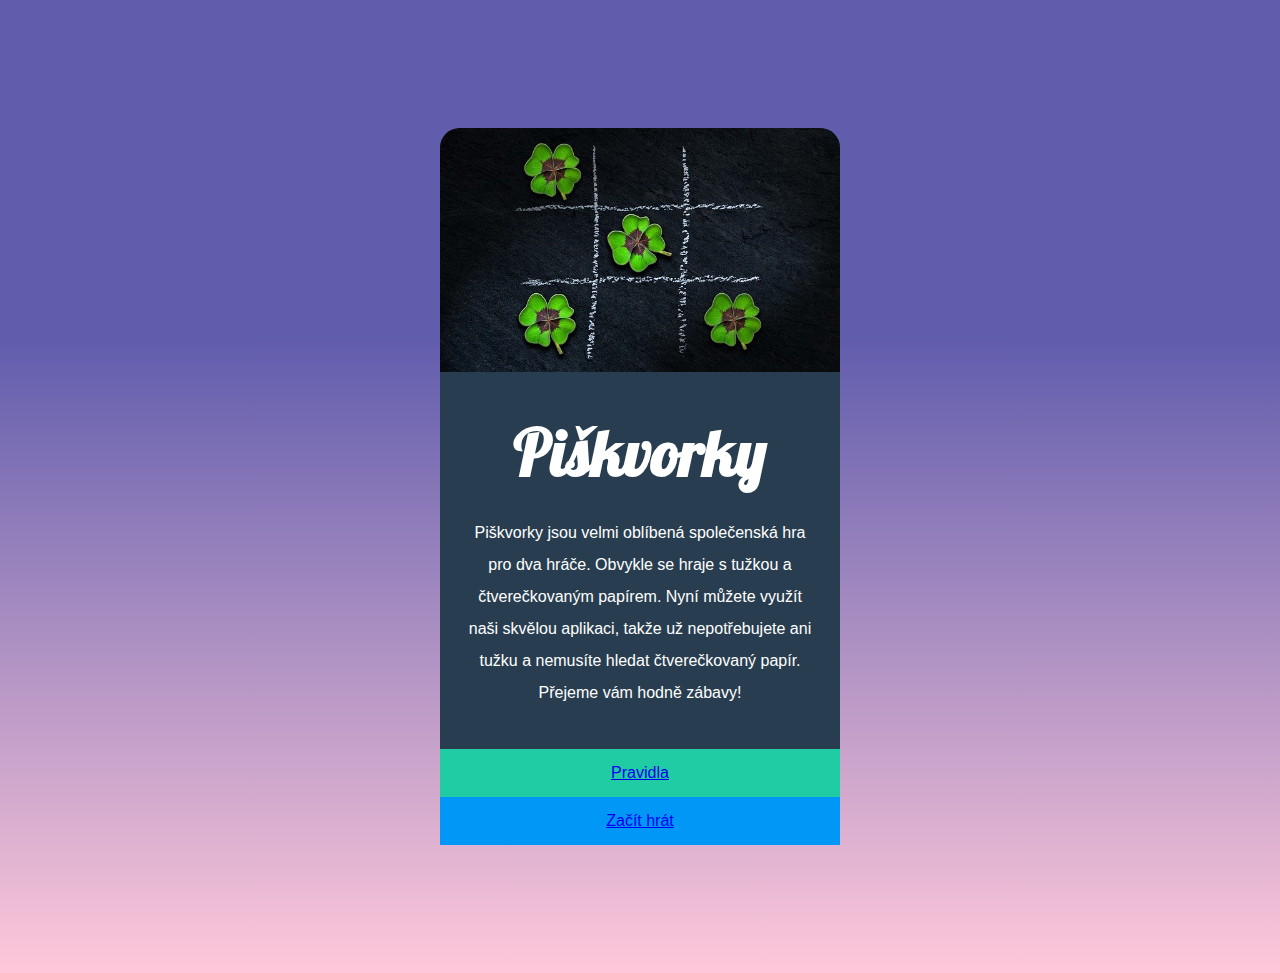
<file: index.html>
<!DOCTYPE html>
<html lang="en">
  <head>
    <meta charset="UTF-8" />
    <meta http-equiv="X-UA-Compatible" content="IE=edge" />
    <meta name="viewport" content="width=device-width, initial-scale=1.0" />
    <title>Piškvorky</title>
    <link rel="stylesheet" href="style.css" />
    <link rel="stylesheet" href="pravidla.html" />
    <link rel="preconnect" href="https://fonts.gstatic.com" />
    <link
      href="https://fonts.googleapis.com/css2?family=Lobster&display=swap"
      rel="stylesheet"
    />
  </head>
  <body>
    <div class="panel">
      <img class="foto" src="uvod.jpg" alt="piskvorky" width="400px" />
      <h1>Piškvorky</h1>
      <p>
        Piškvorky jsou velmi oblíbená společenská hra pro dva hráče. Obvykle se
        hraje s tužkou a čtverečkovaným papírem. Nyní můžete využít naši skvělou
        aplikaci, takže už nepotřebujete ani tužku a nemusíte hledat
        čtverečkovaný papír. Přejeme vám hodně zábavy!
      </p>
      <section class="pravidla">
        <a href="pravidla.html"> Pravidla </a>
      </section>

      <section class="zacithrat">
        <a href="hra.html">Začít hrát </a>
      </section>
    </div>
  </body>
</html>
</file>
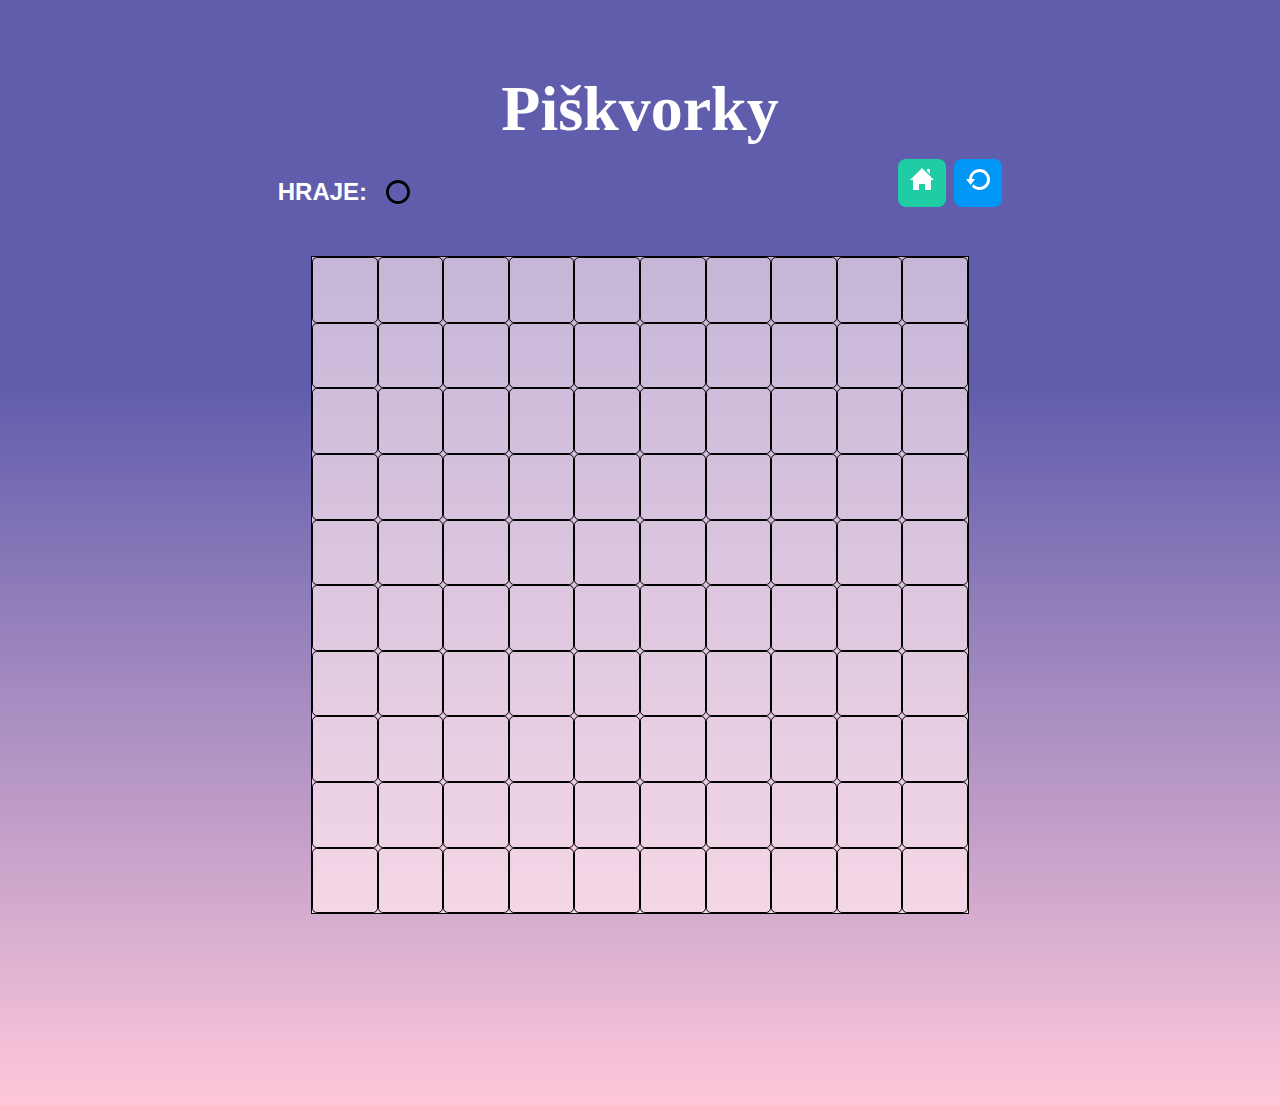
<file: hra.html>
<!DOCTYPE html>
<html lang="en">
  <head>
    <meta charset="UTF-8" />
    <meta http-equiv="X-UA-Compatible" content="IE=edge" />
    <meta name="viewport" content="width=device-width, initial-scale=1.0" />
    <title>hra</title>
    <link rel="stylesheet" href="style.css" />
  </head>
  <body>
    <div class="game_panel">
      <h1>Piškvorky</h1>
      <section class="uvod">
        <div class="hraje-container">
          <span>Hraje: </span>
          <img class="circle" src="circle.svg" alt="kruh" />
          <a class="home-icon" href="index.html"
            ><img src="home.svg" alt="domov"
          /></a>
          <a class="restart-icon" href="hra.html"
            ><img src="restart.svg" alt="restart"
          /></a>
        </div>
      
      </section>
      <div class="game-buttons-container">
        <div class="game-buttons">
          <button class="single-game-button"></button
          ><button class="single-game-button"></button
          ><button class="single-game-button"></button
          ><button class="single-game-button"></button
          ><button class="single-game-button"></button
          ><button class="single-game-button"></button
          ><button class="single-game-button"></button
          ><button class="single-game-button"></button
          ><button class="single-game-button"></button
          ><button class="single-game-button"></button
          ><button class="single-game-button"></button
          ><button class="single-game-button"></button
          ><button class="single-game-button"></button
          ><button class="single-game-button"></button
          ><button class="single-game-button"></button
          ><button class="single-game-button"></button
          ><button class="single-game-button"></button
          ><button class="single-game-button"></button
          ><button class="single-game-button"></button
          ><button class="single-game-button"></button
          ><button class="single-game-button"></button
          ><button class="single-game-button"></button
          ><button class="single-game-button"></button
          ><button class="single-game-button"></button
          ><button class="single-game-button"></button
          ><button class="single-game-button"></button
          ><button class="single-game-button"></button
          ><button class="single-game-button"></button
          ><button class="single-game-button"></button
          ><button class="single-game-button"></button
          ><button class="single-game-button"></button
          ><button class="single-game-button"></button
          ><button class="single-game-button"></button
          ><button class="single-game-button"></button
          ><button class="single-game-button"></button
          ><button class="single-game-button"></button
          ><button class="single-game-button"></button
          ><button class="single-game-button"></button
          ><button class="single-game-button"></button
          ><button class="single-game-button"></button
          ><button class="single-game-button"></button
          ><button class="single-game-button"></button
          ><button class="single-game-button"></button
          ><button class="single-game-button"></button
          ><button class="single-game-button"></button
          ><button class="single-game-button"></button
          ><button class="single-game-button"></button
          ><button class="single-game-button"></button
          ><button class="single-game-button"></button
          ><button class="single-game-button"></button
          ><button class="single-game-button"></button
          ><button class="single-game-button"></button
          ><button class="single-game-button"></button
          ><button class="single-game-button"></button
          ><button class="single-game-button"></button
          ><button class="single-game-button"></button
          ><button class="single-game-button"></button
          ><button class="single-game-button"></button
          ><button class="single-game-button"></button
          ><button class="single-game-button"></button
          ><button class="single-game-button"></button
          ><button class="single-game-button"></button
          ><button class="single-game-button"></button
          ><button class="single-game-button"></button
          ><button class="single-game-button"></button
          ><button class="single-game-button"></button
          ><button class="single-game-button"></button
          ><button class="single-game-button"></button
          ><button class="single-game-button"></button
          ><button class="single-game-button"></button
          ><button class="single-game-button"></button
          ><button class="single-game-button"></button
          ><button class="single-game-button"></button
          ><button class="single-game-button"></button
          ><button class="single-game-button"></button
          ><button class="single-game-button"></button
          ><button class="single-game-button"></button
          ><button class="single-game-button"></button
          ><button class="single-game-button"></button
          ><button class="single-game-button"></button
          ><button class="single-game-button"></button
          ><button class="single-game-button"></button
          ><button class="single-game-button"></button
          ><button class="single-game-button"></button
          ><button class="single-game-button"></button
          ><button class="single-game-button"></button
          ><button class="single-game-button"></button
          ><button class="single-game-button"></button
          ><button class="single-game-button"></button
          ><button class="single-game-button"></button
          ><button class="single-game-button"></button
          ><button class="single-game-button"></button
          ><button class="single-game-button"></button
          ><button class="single-game-button"></button
          ><button class="single-game-button"></button
          ><button class="single-game-button"></button
          ><button class="single-game-button"></button
          ><button class="single-game-button"></button
          ><button class="single-game-button"></button
          ><button class="single-game-button"></button>
        </div>
        </div>
      
  
  </body>
</html>
</file>
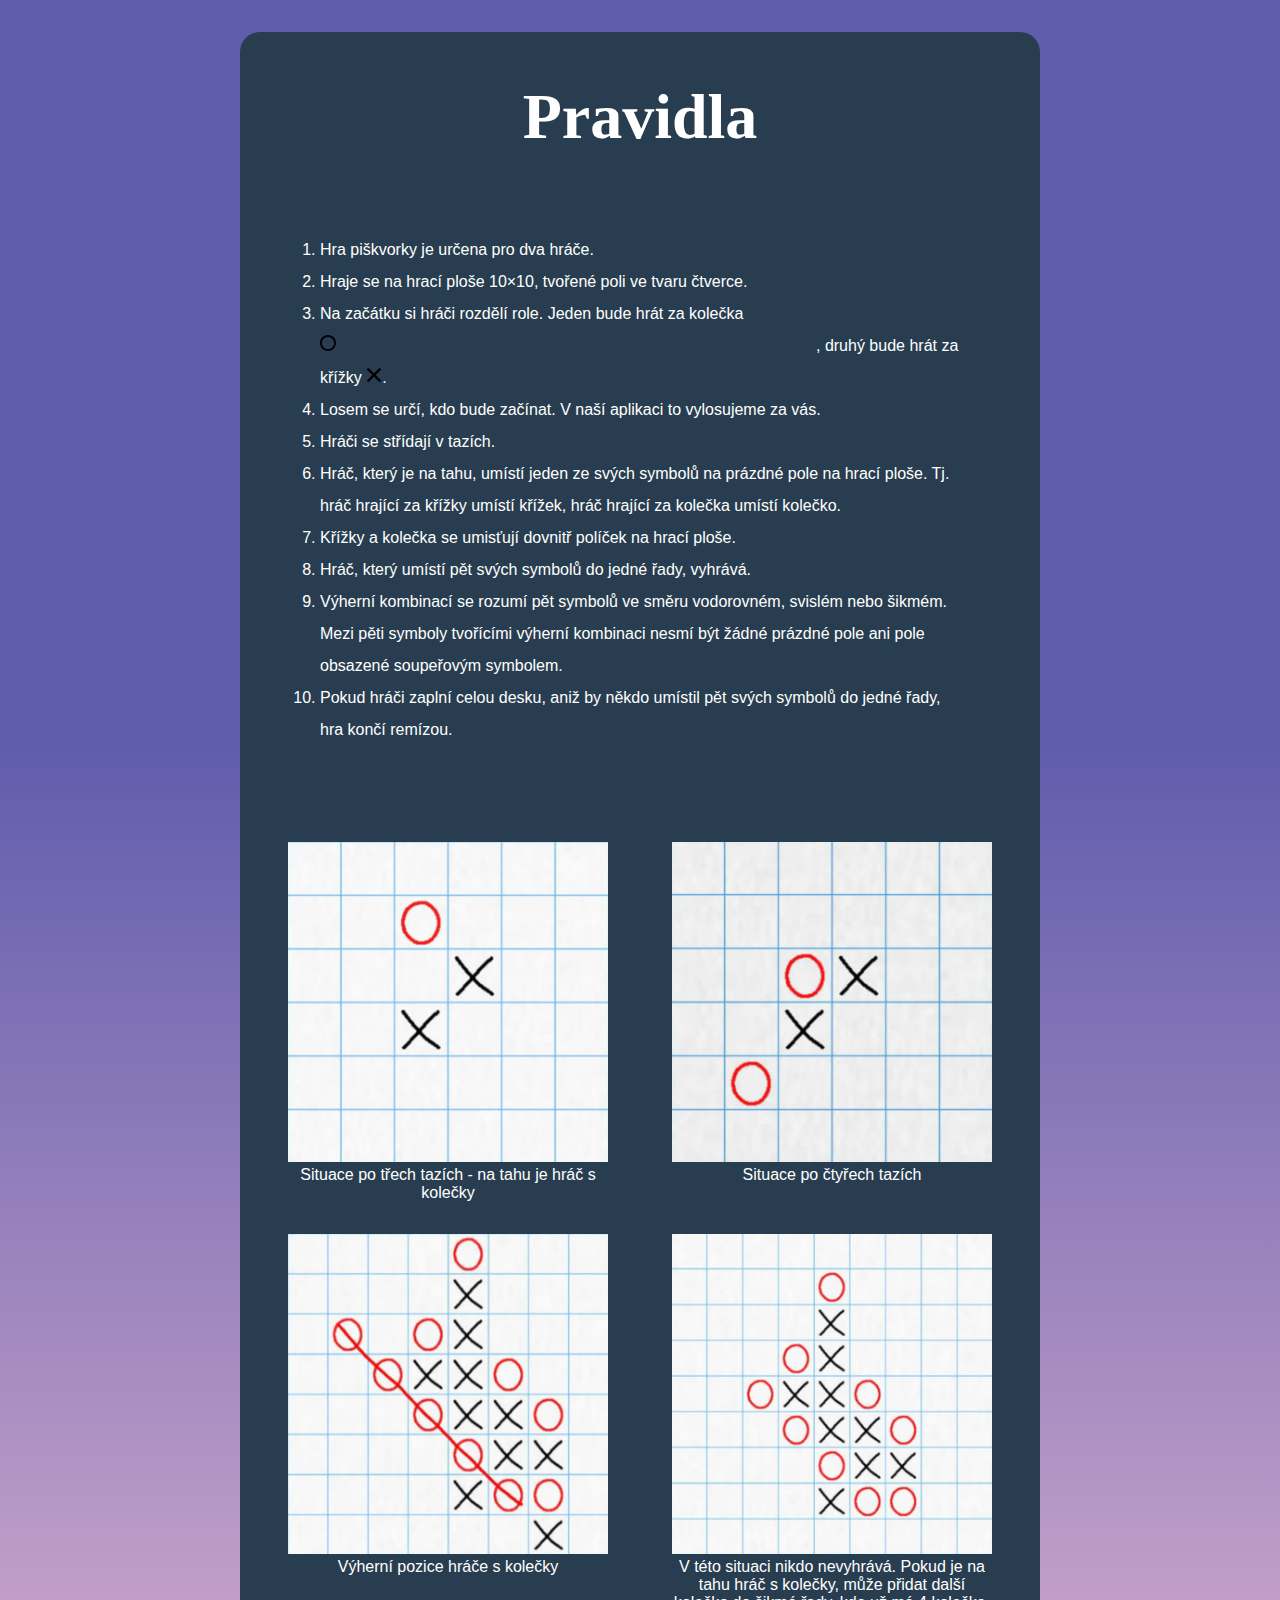
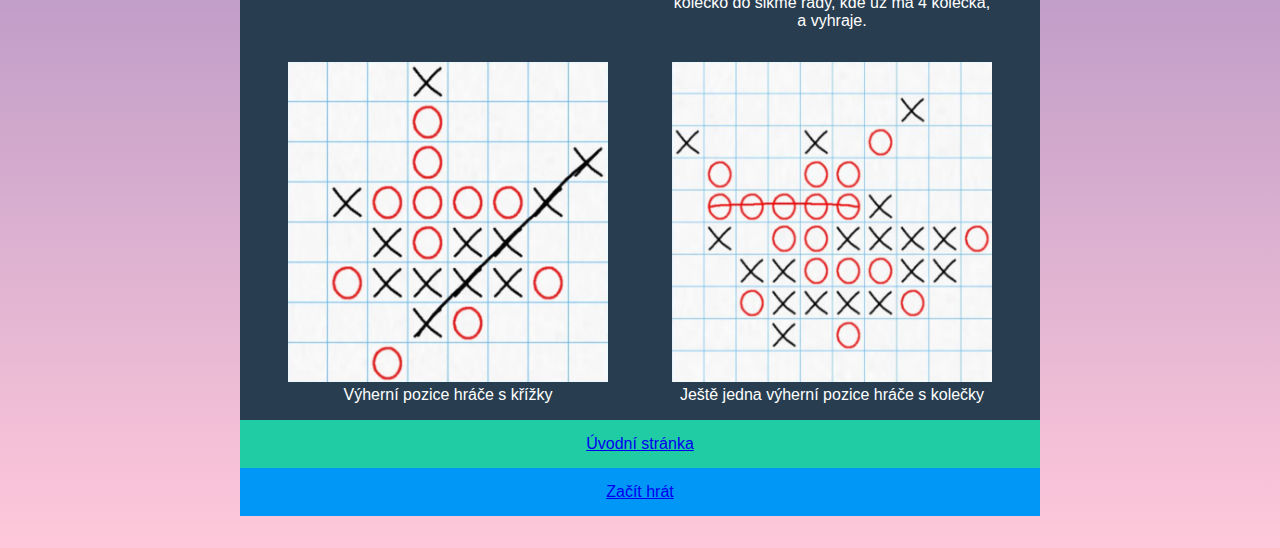
<file: pravidla.html>
<!DOCTYPE html>
<html lang="en">
  <head>
    <meta charset="UTF-8" />
    <meta http-equiv="X-UA-Compatible" content="IE=edge" />
    <meta name="viewport" content="width=device-width, initial-scale=1.0" />
    <title>Pravidlá</title>
    <link rel="stylesheet" href="style.css" />
  </head>
  <body>
    <div class="container">
      <h1>Pravidla</h1>
      <ol class="text">
        <li>Hra piškvorky je určena pro dva hráče.</li>
        <li>Hraje se na hrací ploše 10×10, tvořené poli ve tvaru čtverce.</li>
        <li>
          Na začátku si hráči rozdělí role. Jeden bude hrát za kolečka
          <img class="circle" src="circle.svg" alt="kruh" height="16px" />,
          druhý bude hrát za křížky
          <img src="cross.svg" alt="križek" height="16px" />.
        </li>
        <li>
          Losem se určí, kdo bude začínat. V naší aplikaci to vylosujeme za vás.
        </li>
        <li>Hráči se střídají v tazích.</li>
        <li>
          Hráč, který je na tahu, umístí jeden ze svých symbolů na prázdné pole
          na hrací ploše. Tj. hráč hrající za křížky umístí křížek, hráč hrající
          za kolečka umístí kolečko.
        </li>
        <li>Křížky a kolečka se umisťují dovnitř políček na hrací ploše.</li>
        <li>Hráč, který umístí pět svých symbolů do jedné řady, vyhrává.</li>
        <li>
          Výherní kombinací se rozumí pět symbolů ve směru vodorovném, svislém
          nebo šikmém. Mezi pěti symboly tvořícími výherní kombinaci nesmí být
          žádné prázdné pole ani pole obsazené soupeřovým symbolem.
        </li>
        <li>
          Pokud hráči zaplní celou desku, aniž by někdo umístil pět svých
          symbolů do jedné řady, hra končí remízou.
        </li>
      </ol>
      <section class="galerie">
        <figure>
          <img src="instructions-01.jpg" alt="instrukce" />
          <figcaption>
            Situace po třech tazích - na tahu je hráč s kolečky
          </figcaption>
        </figure>
        <figure>
          <img src="instructions-02.jpg" alt="instrukce" />
          <figcaption>Situace po čtyřech tazích</figcaption>
        </figure>
        <figure>
          <img src="instructions-03.jpg" alt="instrukce" />
          <figcaption>Výherní pozice hráče s kolečky</figcaption>
        </figure>
        <figure>
          <img src="instructions-04.jpg" alt="instrukce" />
          <figcaption>
            V této situaci nikdo nevyhrává. Pokud je na tahu hráč s kolečky,
            může přidat další kolečko do šikmé řady, kde už má 4 kolečka, a
            vyhraje.
          </figcaption>
        </figure>
        <figure>
          <img src="instructions-05.jpg" alt="instrukce" />
          <figcaption>Výherní pozice hráče s křížky</figcaption>
        </figure>
        <figure>
          <img src="instructions-06.jpg" alt="instrukce" />
          <figcaption>Ještě jedna výherní pozice hráče s kolečky</figcaption>
        </figure>
        <section class="uvodnistranka">
          <a href="index.html"> Úvodní stránka </a>
        </section>
        <section class="zacithrat"><a href="hra.html">Začít hrát </a></section>
      </section>
    </div>
  </body>
</html>
</file>
<file: style.css>
* {
  box-sizing: border-box;
  margin: 0;
  padding: 0;
}

body {
  background: rgb(97, 93, 173);
  background: linear-gradient(
    180deg,
    rgba(97, 93, 173, 1) 35%,
    rgba(255, 200, 218, 1) 100%
  );
  background-repeat: no-repeat;
  font-family: Arial, Helvetica, sans-serif;
  text-align: center;
  color: #ffffff;
}
.foto {
  border-radius: 20px 20px 0 0;
}
.panel {
  background-color: #283e50;
  width: 400px;
  margin: 10%;
  display: flex;
  justify-content: center;
  align-items: center;
  flex-direction: column;
  border-radius: 20px 20px 0 0;
}

p {
  padding: 25px;
  line-height: 2;
  padding-bottom: 10%;
  margin-top: 0;
}
h1 {
  margin-bottom: 0px;
  font-size: 45px;
  font-family: Lobster;
  margin-top: 10%;
}

.pravidla,
.uvodnistranka {
  width: 100%;
  background-color: #1fcca4;
  padding-bottom: 15px;
  padding-top: 15px;
  text-decoration: none;
  flex-basis: 100%;
}
.zacithrat {
  width: 100%;
  background-color: #0197f6;
  padding-bottom: 15px;
  padding-top: 15px;
  text-decoration: none;
  flex-basis: 100%;
}
.zacithrat:hover,
.zacithrat:focus,
.zacithrat:active {
  background-color: #0090e0;
}

.pravidla:hover,
.pravidla:focus,
.pravidla:active {
  background-color: #1cbb96;
}
.uvodnistranka:hover,
.uvodnistranka:focus,
.uvodnistranka:active {
  background-color: #1cbb96;
}
/* druha cast ukolu */

.container {
  background-color: #283e50;
  display: flex;
  flex-direction: column;
  margin: 2rem;
  padding-bottom: 0%;
  border-radius: 20px 20px 0 0;
}
.figure {
  text-align: center;
  display: flex;
  flex-direction: column;
}
.galerie img {
  max-width: 20rem;
}

.container ol {
  text-align: left;
  line-height: 1.5rem;
  margin: 2%;
}
.container h1 {
  margin-top: 3rem;
}

@media (min-width: 320px) {
  .container {
    display: flex;
    flex-direction: column;
    justify-content: center;
    align-items: center;
  }
  .container ol {
    text-align: left;
    line-height: 2rem;
    margin: 5rem;
    padding: 5rem;
  }
  figure {
    margin: 1rem;
  }
  body {
    display: flex;
    justify-content: center;
    align-items: center;
    min-height: 100vh;
  }
  .pravidla,
  .uvodnistranka {
    background-color: #1fcca4;
    padding-bottom: 15px;
    padding-top: 15px;
    text-decoration: none;
    display: flex;
    flex-direction: column;
  }
  .zacithrat {
    background-color: #0197f6;
    padding-top: 15px;
    text-decoration: none;
    display: flex;
    flex-direction: column;
  }
}
@media (min-width: 600px) {
  .container {
    justify-content: space-evenly;
    max-width: 50rem;
  }

  .galerie {
    display: flex;
    flex-direction: row;
    flex-wrap: wrap;
    justify-content: space-evenly;
  }
  h1 {
    font-size: 4em;
  }

  figcaption {
    text-align: center;
    max-width: 20em;
    font-size: 1rem;
  }
  .container ol {
    padding: 0;
  }
  ol {
    margin: 0 2rem 2rem;
    line-height: 1rem;
  }
}
/*tretia časť úkolu */

.game_panel {
  display: flex;
  flex-direction: column;
  justify-content: center;
  align-items: center;
  max-width: 80vmin;
}
/*.uvod {
  position: relative;
  top: auto;
}*/

.hraje-container {
  display: flex;

  margin: 0.8rem;
  margin-bottom: 0;
  margin-right: 2rem;
}
.circle {
  margin-right: 30rem;
  color: #c9c0de;
}
/*.navigation {
  display: flex;
}*/

span {
  text-transform: uppercase;
  font-family: Arial, Helvetica, sans-serif;
  font-weight: 600;
  font-size: 1.5rem;
  margin: 1.2rem;
}
.home-icon,
.restart-icon {
  padding: 0.5rem;
  border-radius: 0.5rem;
  margin-left: 0.5rem;
  width: 3rem;
  height: 3rem;
  margin-left: 0.5rem;
}
.home-icon {
  background-color: #1fcca4;
}
.restart-icon {
  background-color: #0197f6;
}
.home-icon:hover,
.home-icon:focus {
  background-color: #1cbb96;
}
.restart-icon:hover,
.restart-icon:focus {
  background-color: #0090e9;
}
/*.uvod {
  display: flex;
  align-items: center;
  max-width: 100%;
}*/

.game-buttons-container {
  width: 100%;
  padding-top: 100%;
  position: relative;
  margin-bottom: 10rem;
}
.game-buttons {
  display: flex;
  flex-wrap: wrap;
  margin: 2rem;
  position: absolute;
  top: 0;
  left: 0;
  bottom: 0;
  right: 0;
  outline: 1px solid black;
  background-image: linear-gradient(#c5b6d8, #f4d7e6);
  background-repeat: no-repeat;
}
.single-game-button {
  width: calc(100% / 10);
  border: 1px solid black;
  background-color: transparent;
  border-radius: 0.3rem;
}

.single-game-button:hover,
.single-game-button:focus {
  background-color: #c9c0de;
}
</file>
